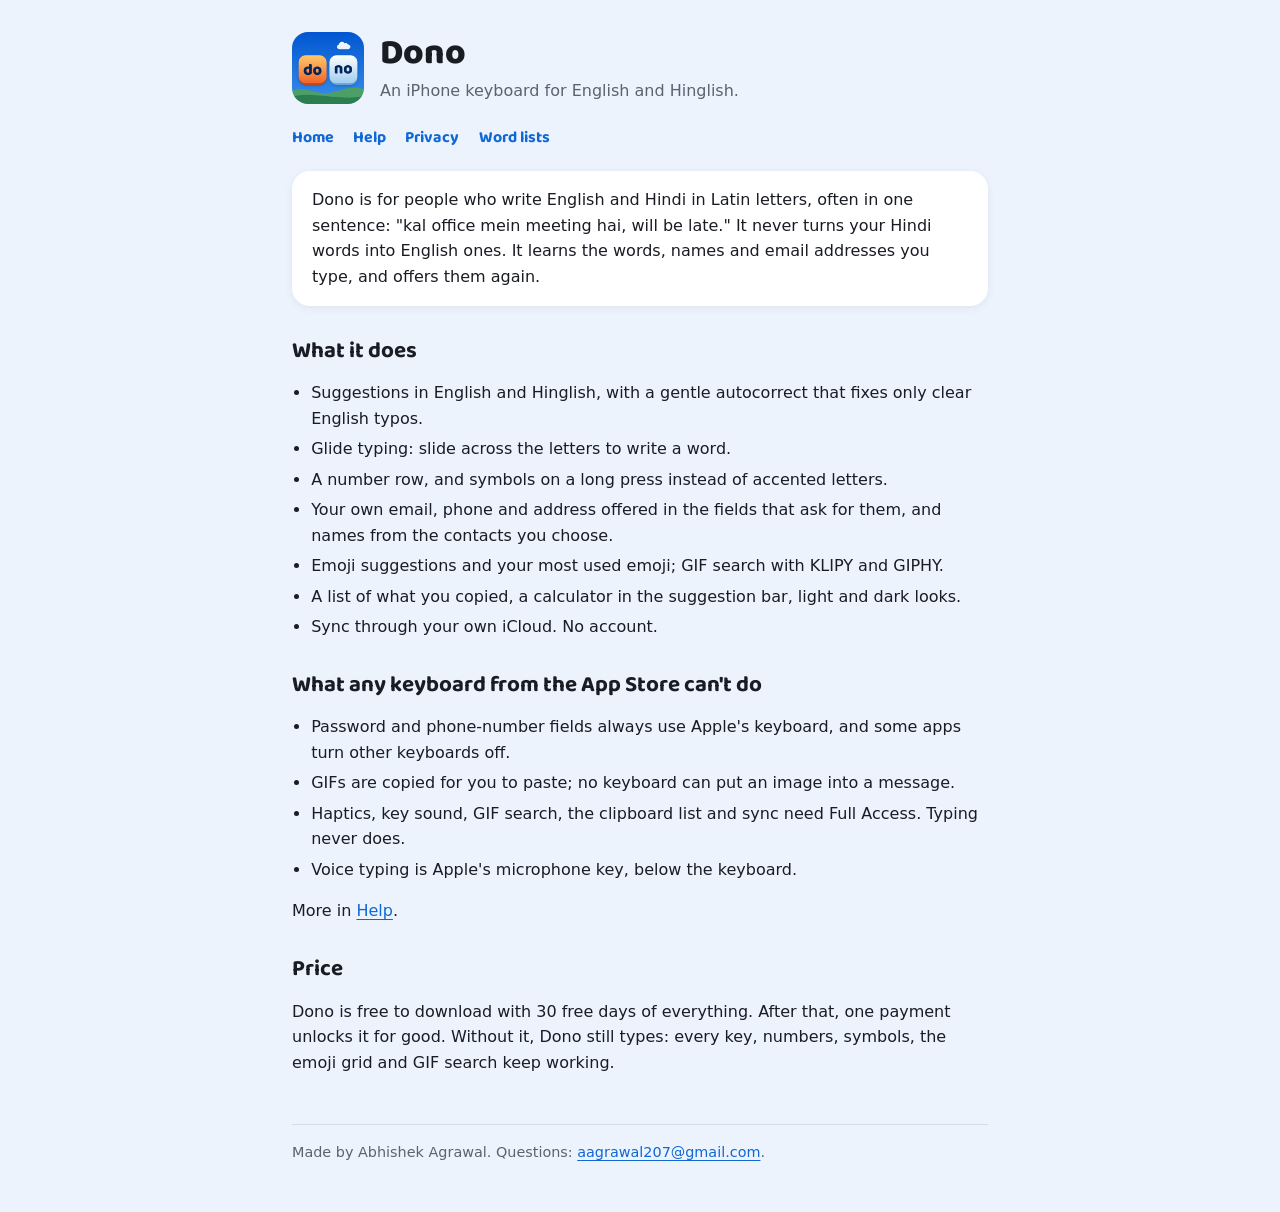
<file: index.html>
<!doctype html>
<html lang="en">
<head>
  <meta charset="utf-8">
  <meta name="viewport" content="width=device-width, initial-scale=1">
  <title>Dono: Hinglish Keyboard</title>
  <meta name="description" content="An iPhone keyboard for English and Hinglish. It learns your words, never corrects your Hindi, and keeps what you type on your iPhone.">
  <link rel="stylesheet" href="styles.css">
</head>
<body>
  <header>
    <img src="icon.png" alt="">
    <div>
      <h1>Dono</h1>
      <p class="tagline">An iPhone keyboard for English and Hinglish.</p>
    </div>
  </header>
  <nav><a href="index.html">Home</a><a href="support.html">Help</a><a href="privacy.html">Privacy</a><a href="data/">Word lists</a></nav>

  <div class="card">
    <p>Dono is for people who write English and Hindi in Latin letters, often in one sentence: "kal office mein meeting hai, will be late." It never turns your Hindi words into English ones. It learns the words, names and email addresses you type, and offers them again.</p>
  </div>

  <h2>What it does</h2>
  <ul>
    <li>Suggestions in English and Hinglish, with a gentle autocorrect that fixes only clear English typos.</li>
    <li>Glide typing: slide across the letters to write a word.</li>
    <li>A number row, and symbols on a long press instead of accented letters.</li>
    <li>Your own email, phone and address offered in the fields that ask for them, and names from the contacts you choose.</li>
    <li>Emoji suggestions and your most used emoji; GIF search with KLIPY and GIPHY.</li>
    <li>A list of what you copied, a calculator in the suggestion bar, light and dark looks.</li>
    <li>Sync through your own iCloud. No account.</li>
  </ul>

  <h2>What any keyboard from the App Store can't do</h2>
  <ul>
    <li>Password and phone-number fields always use Apple's keyboard, and some apps turn other keyboards off.</li>
    <li>GIFs are copied for you to paste; no keyboard can put an image into a message.</li>
    <li>Haptics, key sound, GIF search, the clipboard list and sync need Full Access. Typing never does.</li>
    <li>Voice typing is Apple's microphone key, below the keyboard.</li>
  </ul>
  <p>More in <a href="support.html">Help</a>.</p>

  <h2>Price</h2>
  <p>Dono is free to download with 30 free days of everything. After that, one payment unlocks it for good. Without it, Dono still types: every key, numbers, symbols, the emoji grid and GIF search keep working.</p>

  <footer>Made by Abhishek Agrawal. Questions: <a href="mailto:aagrawal207@gmail.com">aagrawal207@gmail.com</a>.</footer>
</body>
</html>
</file>
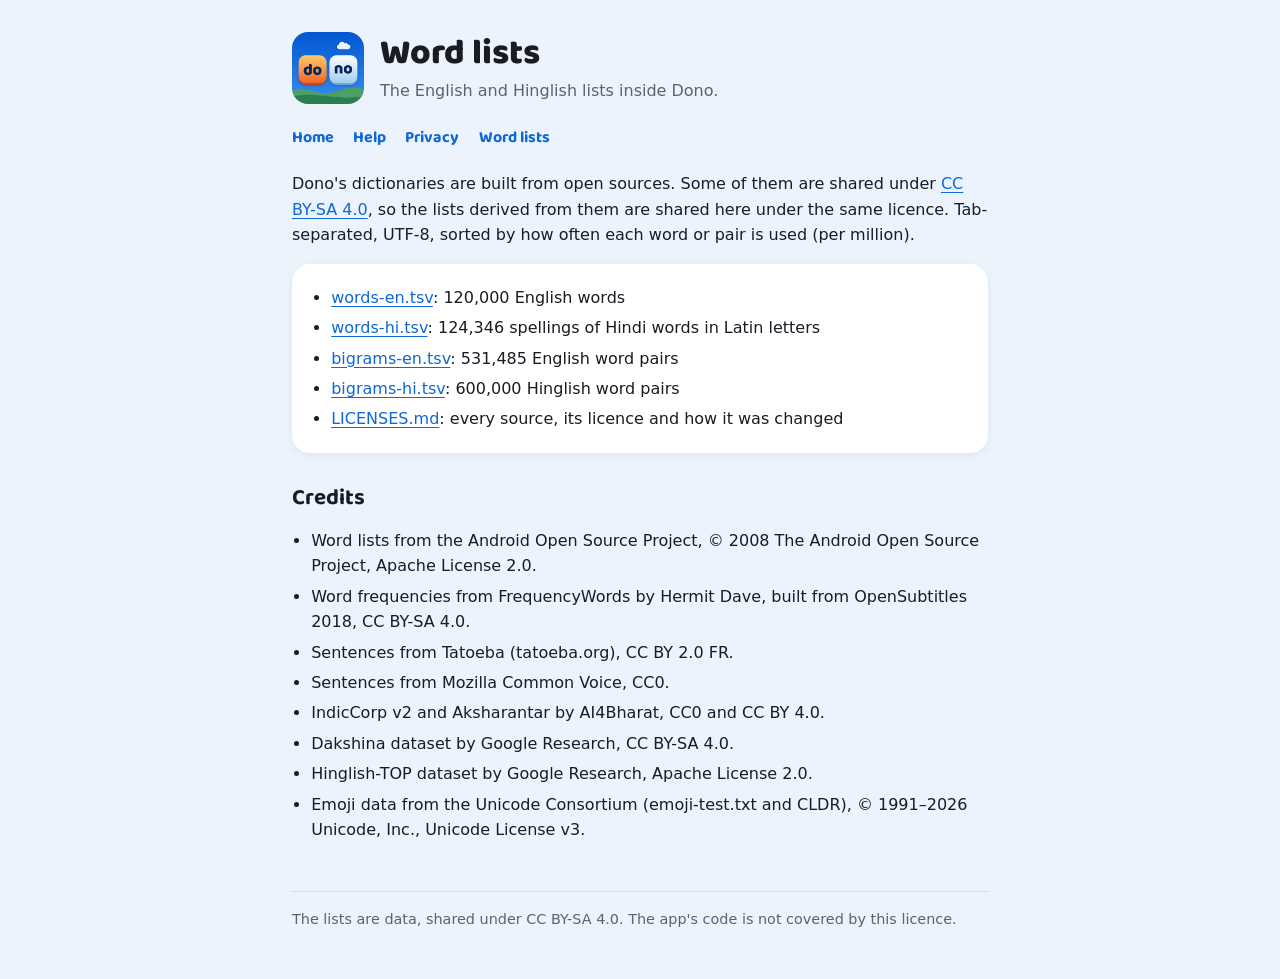
<file: data/index.html>
<!doctype html>
<html lang="en">
<head>
  <meta charset="utf-8">
  <meta name="viewport" content="width=device-width, initial-scale=1">
  <title>Word lists: Dono</title>
  <link rel="stylesheet" href="../styles.css">
</head>
<body>
  <header>
    <img src="../icon.png" alt="">
    <div>
      <h1>Word lists</h1>
      <p class="tagline">The English and Hinglish lists inside Dono.</p>
    </div>
  </header>
  <nav><a href="../index.html">Home</a><a href="../support.html">Help</a><a href="../privacy.html">Privacy</a><a href="index.html">Word lists</a></nav>

  <p>Dono's dictionaries are built from open sources. Some of them are shared under <a href="https://creativecommons.org/licenses/by-sa/4.0/">CC BY-SA 4.0</a>, so the lists derived from them are shared here under the same licence. Tab-separated, UTF-8, sorted by how often each word or pair is used (per million).</p>
  <div class="card">
    <ul>
      <li><a href="words-en.tsv">words-en.tsv</a>: 120,000 English words</li>
      <li><a href="words-hi.tsv">words-hi.tsv</a>: 124,346 spellings of Hindi words in Latin letters</li>
      <li><a href="bigrams-en.tsv">bigrams-en.tsv</a>: 531,485 English word pairs</li>
      <li><a href="bigrams-hi.tsv">bigrams-hi.tsv</a>: 600,000 Hinglish word pairs</li>
      <li><a href="LICENSES.md">LICENSES.md</a>: every source, its licence and how it was changed</li>
    </ul>
  </div>
  <h2>Credits</h2>
  <ul>
    <li>Word lists from the Android Open Source Project, © 2008 The Android Open Source Project, Apache License 2.0.</li>
    <li>Word frequencies from FrequencyWords by Hermit Dave, built from OpenSubtitles 2018, CC BY-SA 4.0.</li>
    <li>Sentences from Tatoeba (tatoeba.org), CC BY 2.0 FR.</li>
    <li>Sentences from Mozilla Common Voice, CC0.</li>
    <li>IndicCorp v2 and Aksharantar by AI4Bharat, CC0 and CC BY 4.0.</li>
    <li>Dakshina dataset by Google Research, CC BY-SA 4.0.</li>
    <li>Hinglish-TOP dataset by Google Research, Apache License 2.0.</li>
    <li>Emoji data from the Unicode Consortium (emoji-test.txt and CLDR), © 1991–2026 Unicode, Inc., Unicode License v3.</li>
  </ul>
  <footer>The lists are data, shared under CC BY-SA 4.0. The app's code is not covered by this licence.</footer>
</body>
</html>
</file>
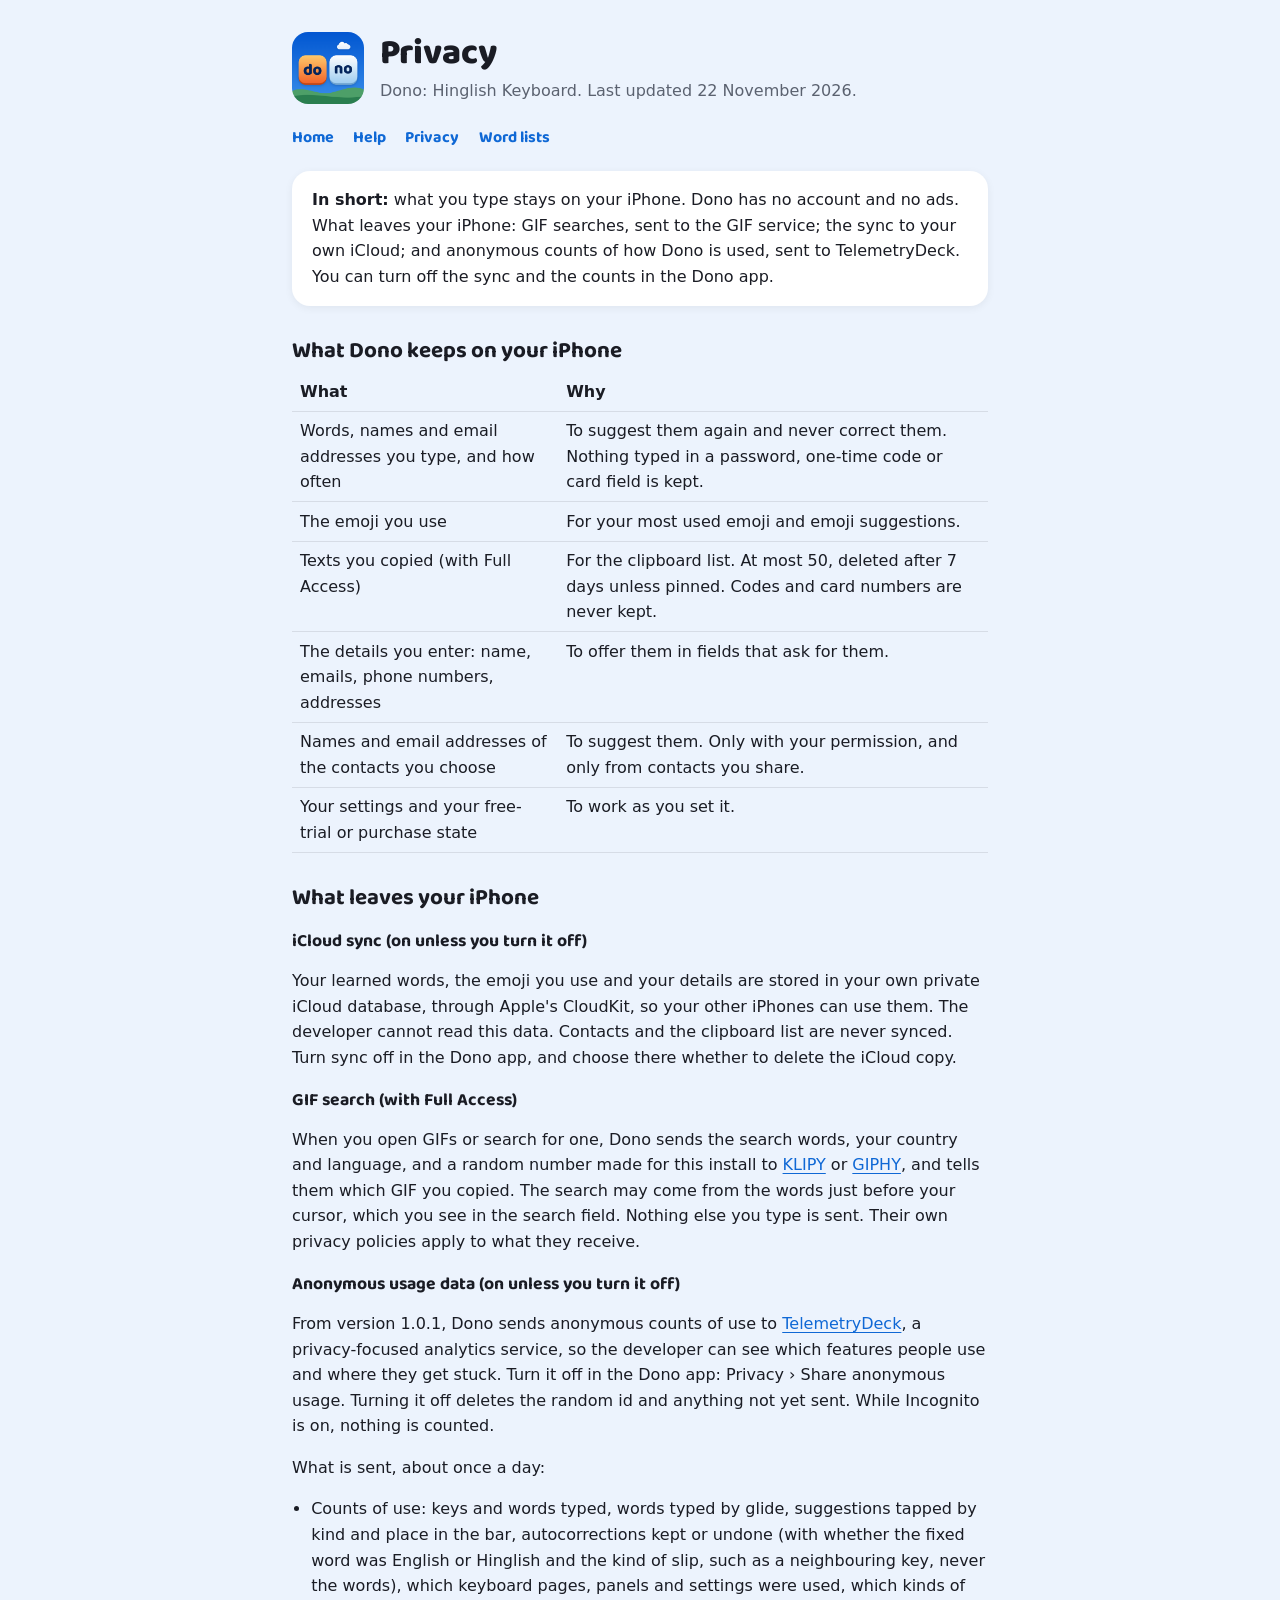
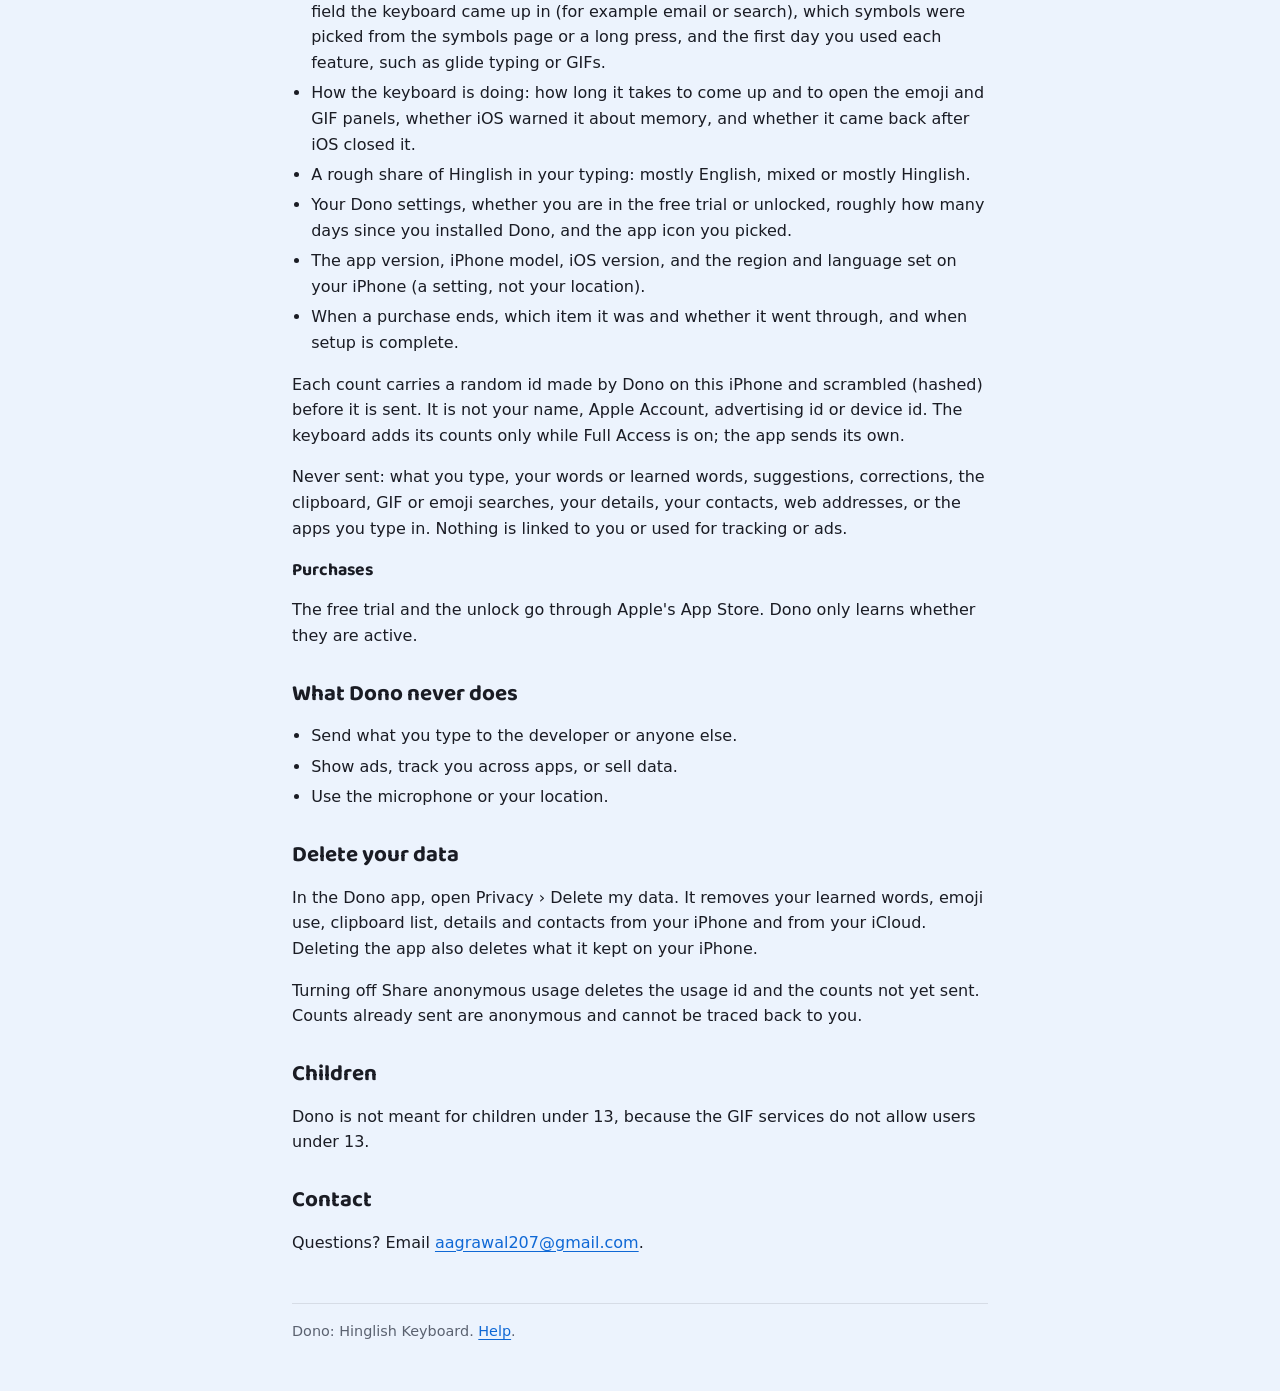
<file: privacy.html>
<!doctype html>
<html lang="en">
<head>
  <meta charset="utf-8">
  <meta name="viewport" content="width=device-width, initial-scale=1">
  <title>Privacy: Dono</title>
  <link rel="stylesheet" href="styles.css">
</head>
<body>
  <header>
    <img src="icon.png" alt="">
    <div>
      <h1>Privacy</h1>
      <p class="tagline">Dono: Hinglish Keyboard. Last updated 22 November 2026.</p>
    </div>
  </header>
  <nav><a href="index.html">Home</a><a href="support.html">Help</a><a href="privacy.html">Privacy</a><a href="data/">Word lists</a></nav>

  <div class="card">
    <p><strong>In short:</strong> what you type stays on your iPhone. Dono has no account and no ads. What leaves your iPhone: GIF searches, sent to the GIF service; the sync to your own iCloud; and anonymous counts of how Dono is used, sent to TelemetryDeck. You can turn off the sync and the counts in the Dono app.</p>
  </div>

  <h2>What Dono keeps on your iPhone</h2>
  <table>
    <tr><th>What</th><th>Why</th></tr>
    <tr><td>Words, names and email addresses you type, and how often</td><td>To suggest them again and never correct them. Nothing typed in a password, one-time code or card field is kept.</td></tr>
    <tr><td>The emoji you use</td><td>For your most used emoji and emoji suggestions.</td></tr>
    <tr><td>Texts you copied (with Full Access)</td><td>For the clipboard list. At most 50, deleted after 7 days unless pinned. Codes and card numbers are never kept.</td></tr>
    <tr><td>The details you enter: name, emails, phone numbers, addresses</td><td>To offer them in fields that ask for them.</td></tr>
    <tr><td>Names and email addresses of the contacts you choose</td><td>To suggest them. Only with your permission, and only from contacts you share.</td></tr>
    <tr><td>Your settings and your free-trial or purchase state</td><td>To work as you set it.</td></tr>
  </table>

  <h2>What leaves your iPhone</h2>
  <h3>iCloud sync (on unless you turn it off)</h3>
  <p>Your learned words, the emoji you use and your details are stored in your own private iCloud database, through Apple's CloudKit, so your other iPhones can use them. The developer cannot read this data. Contacts and the clipboard list are never synced. Turn sync off in the Dono app, and choose there whether to delete the iCloud copy.</p>
  <h3>GIF search (with Full Access)</h3>
  <p>When you open GIFs or search for one, Dono sends the search words, your country and language, and a random number made for this install to <a href="https://klipy.com/support/privacy-policy">KLIPY</a> or <a href="https://giphy.com/privacy">GIPHY</a>, and tells them which GIF you copied. The search may come from the words just before your cursor, which you see in the search field. Nothing else you type is sent. Their own privacy policies apply to what they receive.</p>
  <h3>Anonymous usage data (on unless you turn it off)</h3>
  <p>From version 1.0.1, Dono sends anonymous counts of use to <a href="https://telemetrydeck.com/privacy/">TelemetryDeck</a>, a privacy-focused analytics service, so the developer can see which features people use and where they get stuck. Turn it off in the Dono app: Privacy › Share anonymous usage. Turning it off deletes the random id and anything not yet sent. While Incognito is on, nothing is counted.</p>
  <p>What is sent, about once a day:</p>
  <ul>
    <li>Counts of use: keys and words typed, words typed by glide, suggestions tapped by kind and place in the bar, autocorrections kept or undone (with whether the fixed word was English or Hinglish and the kind of slip, such as a neighbouring key, never the words), which keyboard pages, panels and settings were used, which kinds of field the keyboard came up in (for example email or search), which symbols were picked from the symbols page or a long press, and the first day you used each feature, such as glide typing or GIFs.</li>
    <li>How the keyboard is doing: how long it takes to come up and to open the emoji and GIF panels, whether iOS warned it about memory, and whether it came back after iOS closed it.</li>
    <li>A rough share of Hinglish in your typing: mostly English, mixed or mostly Hinglish.</li>
    <li>Your Dono settings, whether you are in the free trial or unlocked, roughly how many days since you installed Dono, and the app icon you picked.</li>
    <li>The app version, iPhone model, iOS version, and the region and language set on your iPhone (a setting, not your location).</li>
    <li>When a purchase ends, which item it was and whether it went through, and when setup is complete.</li>
  </ul>
  <p>Each count carries a random id made by Dono on this iPhone and scrambled (hashed) before it is sent. It is not your name, Apple Account, advertising id or device id. The keyboard adds its counts only while Full Access is on; the app sends its own.</p>
  <p>Never sent: what you type, your words or learned words, suggestions, corrections, the clipboard, GIF or emoji searches, your details, your contacts, web addresses, or the apps you type in. Nothing is linked to you or used for tracking or ads.</p>
  <h3>Purchases</h3>
  <p>The free trial and the unlock go through Apple's App Store. Dono only learns whether they are active.</p>

  <h2>What Dono never does</h2>
  <ul>
    <li>Send what you type to the developer or anyone else.</li>
    <li>Show ads, track you across apps, or sell data.</li>
    <li>Use the microphone or your location.</li>
  </ul>

  <h2>Delete your data</h2>
  <p>In the Dono app, open Privacy › Delete my data. It removes your learned words, emoji use, clipboard list, details and contacts from your iPhone and from your iCloud. Deleting the app also deletes what it kept on your iPhone.</p>
  <p>Turning off Share anonymous usage deletes the usage id and the counts not yet sent. Counts already sent are anonymous and cannot be traced back to you.</p>

  <h2>Children</h2>
  <p>Dono is not meant for children under 13, because the GIF services do not allow users under 13.</p>

  <h2>Contact</h2>
  <p>Questions? Email <a href="mailto:aagrawal207@gmail.com">aagrawal207@gmail.com</a>.</p>

  <footer>Dono: Hinglish Keyboard. <a href="support.html">Help</a>.</footer>
</body>
</html>
</file>
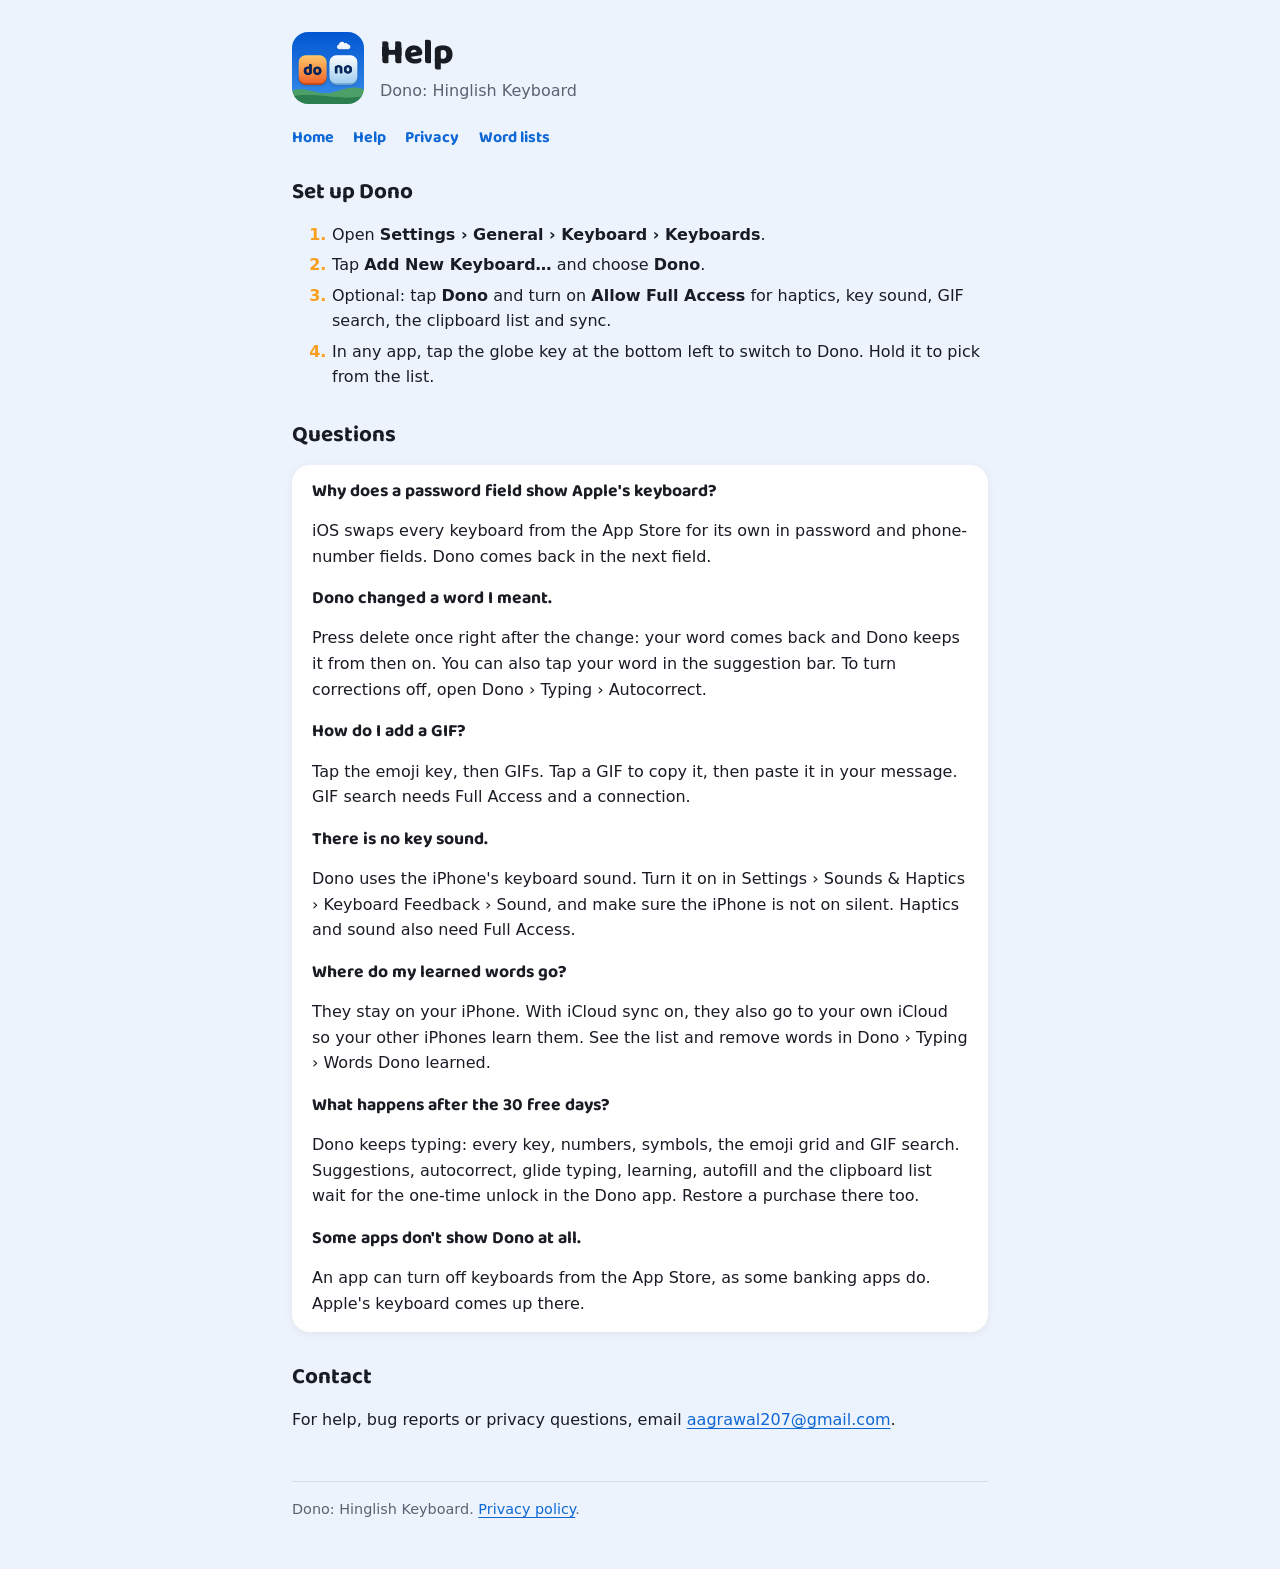
<file: support.html>
<!doctype html>
<html lang="en">
<head>
  <meta charset="utf-8">
  <meta name="viewport" content="width=device-width, initial-scale=1">
  <title>Help: Dono</title>
  <link rel="stylesheet" href="styles.css">
</head>
<body>
  <header>
    <img src="icon.png" alt="">
    <div>
      <h1>Help</h1>
      <p class="tagline">Dono: Hinglish Keyboard</p>
    </div>
  </header>
  <nav><a href="index.html">Home</a><a href="support.html">Help</a><a href="privacy.html">Privacy</a><a href="data/">Word lists</a></nav>

  <h2>Set up Dono</h2>
  <ol class="steps">
    <li>Open <span class="path">Settings › General › Keyboard › Keyboards</span>.</li>
    <li>Tap <span class="path">Add New Keyboard…</span> and choose <span class="path">Dono</span>.</li>
    <li>Optional: tap <span class="path">Dono</span> and turn on <span class="path">Allow Full Access</span> for haptics, key sound, GIF search, the clipboard list and sync.</li>
    <li>In any app, tap the globe key at the bottom left to switch to Dono. Hold it to pick from the list.</li>
  </ol>

  <h2>Questions</h2>
  <div class="card">
    <h3>Why does a password field show Apple's keyboard?</h3>
    <p>iOS swaps every keyboard from the App Store for its own in password and phone-number fields. Dono comes back in the next field.</p>
    <h3>Dono changed a word I meant.</h3>
    <p>Press delete once right after the change: your word comes back and Dono keeps it from then on. You can also tap your word in the suggestion bar. To turn corrections off, open Dono › Typing › Autocorrect.</p>
    <h3>How do I add a GIF?</h3>
    <p>Tap the emoji key, then GIFs. Tap a GIF to copy it, then paste it in your message. GIF search needs Full Access and a connection.</p>
    <h3>There is no key sound.</h3>
    <p>Dono uses the iPhone's keyboard sound. Turn it on in Settings › Sounds &amp; Haptics › Keyboard Feedback › Sound, and make sure the iPhone is not on silent. Haptics and sound also need Full Access.</p>
    <h3>Where do my learned words go?</h3>
    <p>They stay on your iPhone. With iCloud sync on, they also go to your own iCloud so your other iPhones learn them. See the list and remove words in Dono › Typing › Words Dono learned.</p>
    <h3>What happens after the 30 free days?</h3>
    <p>Dono keeps typing: every key, numbers, symbols, the emoji grid and GIF search. Suggestions, autocorrect, glide typing, learning, autofill and the clipboard list wait for the one-time unlock in the Dono app. Restore a purchase there too.</p>
    <h3>Some apps don't show Dono at all.</h3>
    <p>An app can turn off keyboards from the App Store, as some banking apps do. Apple's keyboard comes up there.</p>
  </div>

  <h2>Contact</h2>
  <p>For help, bug reports or privacy questions, email <a href="mailto:aagrawal207@gmail.com">aagrawal207@gmail.com</a>.</p>

  <footer>Dono: Hinglish Keyboard. <a href="privacy.html">Privacy policy</a>.</footer>
</body>
</html>
</file>
<file: styles.css>
@font-face {
  font-family: "Baloo 2";
  src: url("Baloo2-Variable.ttf") format("truetype");
  font-weight: 400 800;
  font-display: swap;
}

:root {
  color-scheme: light dark;
  font-family: ui-rounded, system-ui, -apple-system, BlinkMacSystemFont, "Segoe UI", sans-serif;
  line-height: 1.6;
  -webkit-text-size-adjust: 100%;
  --sky: #0f68d5;
  --sky-deep: #0b57d0;
  --sun: #f89f1e;
  --navy: #0c2a5c;
  --ink: #1a1c24;
  --soft: #5b6270;
  --ground: #ecf3fd;
  --card: #ffffff;
  --line: rgba(26, 28, 36, 0.10);
  color: var(--ink);
  background: var(--ground);
}

@media (prefers-color-scheme: dark) {
  :root {
    --ink: #ffffff;
    --soft: #a6a6a6;
    --ground: #121212;
    --card: #232323;
    --line: rgba(255, 255, 255, 0.12);
    --sky: #5aa2f2;
  }
}

* { box-sizing: border-box; }

body {
  max-width: 46rem;
  margin: 0 auto;
  padding: 0 1.25rem 3rem;
  overflow-wrap: break-word;
}

a { color: var(--sky); text-underline-offset: 0.18em; }

header {
  display: flex;
  align-items: center;
  gap: 1rem;
  padding: 2rem 0 1rem;
}

header img { width: 72px; height: 72px; border-radius: 16px; }

h1, h2, h3, nav a {
  font-family: "Baloo 2", ui-rounded, system-ui, sans-serif;
  line-height: 1.2;
}

h1 { font-size: 2.2rem; margin: 0; font-weight: 800; }
h2 { font-size: 1.4rem; margin: 2rem 0 0.5rem; font-weight: 700; }
h3 { font-size: 1.1rem; margin: 1.2rem 0 0.3rem; font-weight: 700; }

.tagline { color: var(--soft); margin: 0.2rem 0 0; }

nav { display: flex; gap: 1.2rem; flex-wrap: wrap; margin: 0.5rem 0 1.5rem; }
nav a { font-weight: 700; text-decoration: none; }

.card {
  background: var(--card);
  border-radius: 18px;
  padding: 1rem 1.25rem;
  margin: 1rem 0;
  box-shadow: 0 2px 8px rgba(2, 2, 9, 0.06);
}

.card > :first-child { margin-top: 0; }
.card > :last-child { margin-bottom: 0; }

ul { padding-left: 1.2rem; }
li { margin: 0.3rem 0; }

.steps li::marker { color: var(--sun); font-weight: 700; }

.path { font-weight: 600; }

footer { color: var(--soft); font-size: 0.9rem; margin-top: 3rem; border-top: 1px solid var(--line); padding-top: 1rem; }

table { border-collapse: collapse; width: 100%; }
td, th { text-align: left; padding: 0.4rem 0.5rem; border-bottom: 1px solid var(--line); vertical-align: top; }
</file>
